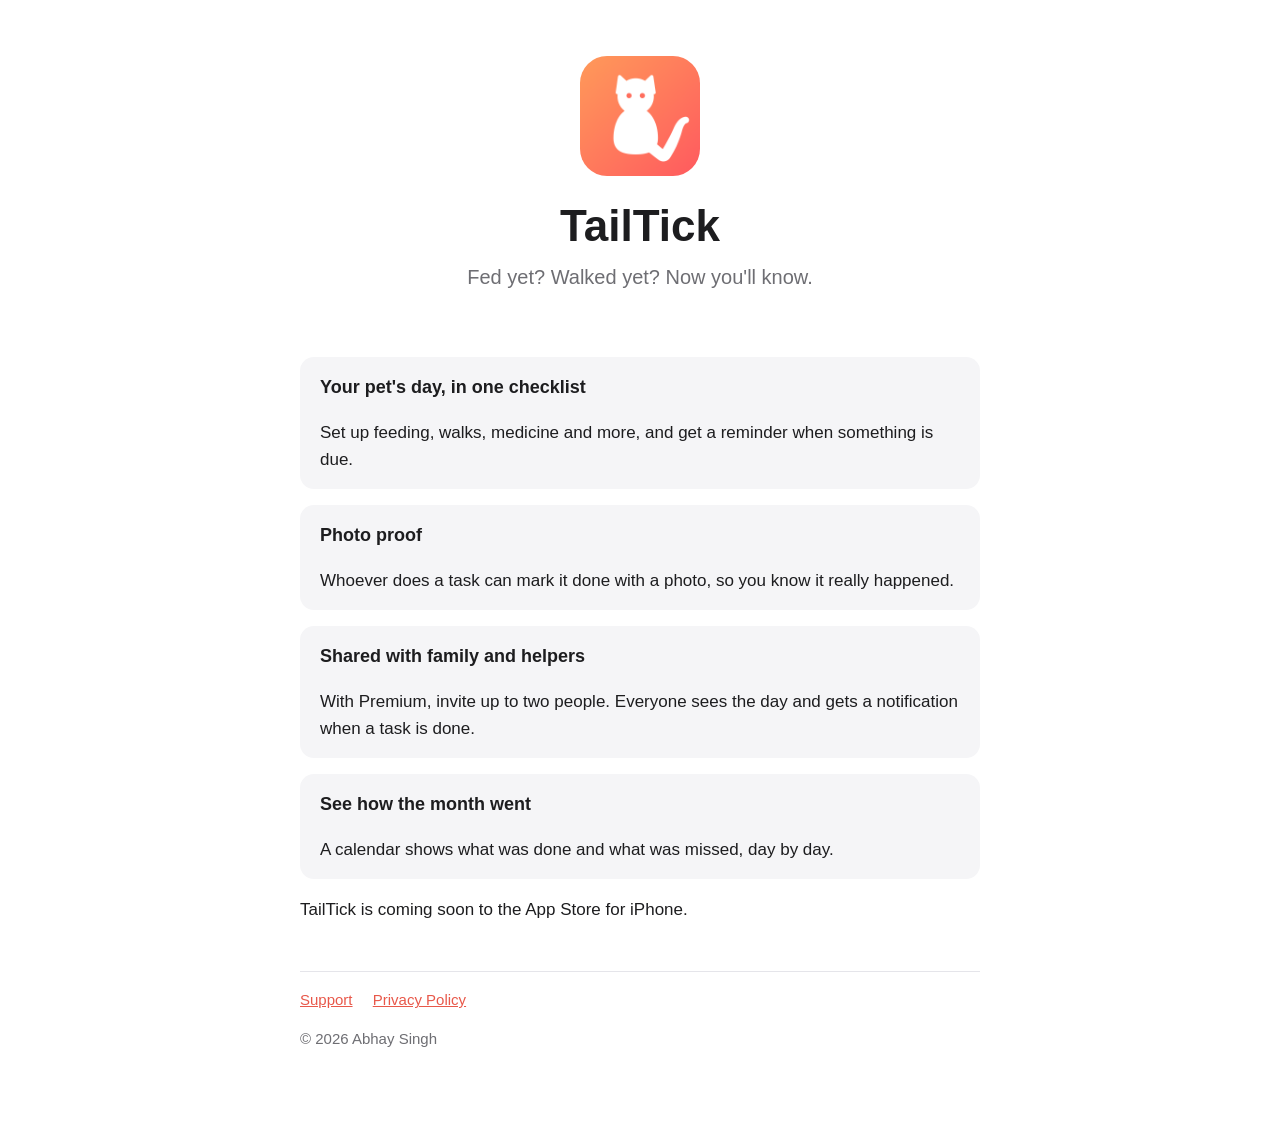
<file: site/index.html>
<!doctype html>
<html lang="en">
<head>
  <meta charset="utf-8">
  <meta name="viewport" content="width=device-width, initial-scale=1">
  <title>TailTick: pet care schedule and reminders</title>
  <meta name="description" content="Plan your pet's day, get reminders, and see photo proof when family and helpers get it done.">
  <link rel="icon" href="icon.png">
  <link rel="stylesheet" href="style.css">
</head>
<body>
  <main>
    <section class="hero">
      <img src="icon.png" alt="TailTick app icon">
      <h1>TailTick</h1>
      <p class="lead">Fed yet? Walked yet? Now you'll know.</p>
    </section>

    <div class="card">
      <h3>Your pet's day, in one checklist</h3>
      <p>Set up feeding, walks, medicine and more, and get a reminder when something is due.</p>
    </div>
    <div class="card">
      <h3>Photo proof</h3>
      <p>Whoever does a task can mark it done with a photo, so you know it really happened.</p>
    </div>
    <div class="card">
      <h3>Shared with family and helpers</h3>
      <p>With Premium, invite up to two people. Everyone sees the day and gets a notification when a task is done.</p>
    </div>
    <div class="card">
      <h3>See how the month went</h3>
      <p>A calendar shows what was done and what was missed, day by day.</p>
    </div>

    <p>TailTick is coming soon to the App Store for iPhone.</p>

    <footer>
      <a href="support/">Support</a>
      <a href="privacy/">Privacy Policy</a>
      <p>© 2026 Abhay Singh</p>
    </footer>
  </main>
</body>
</html>
</file>
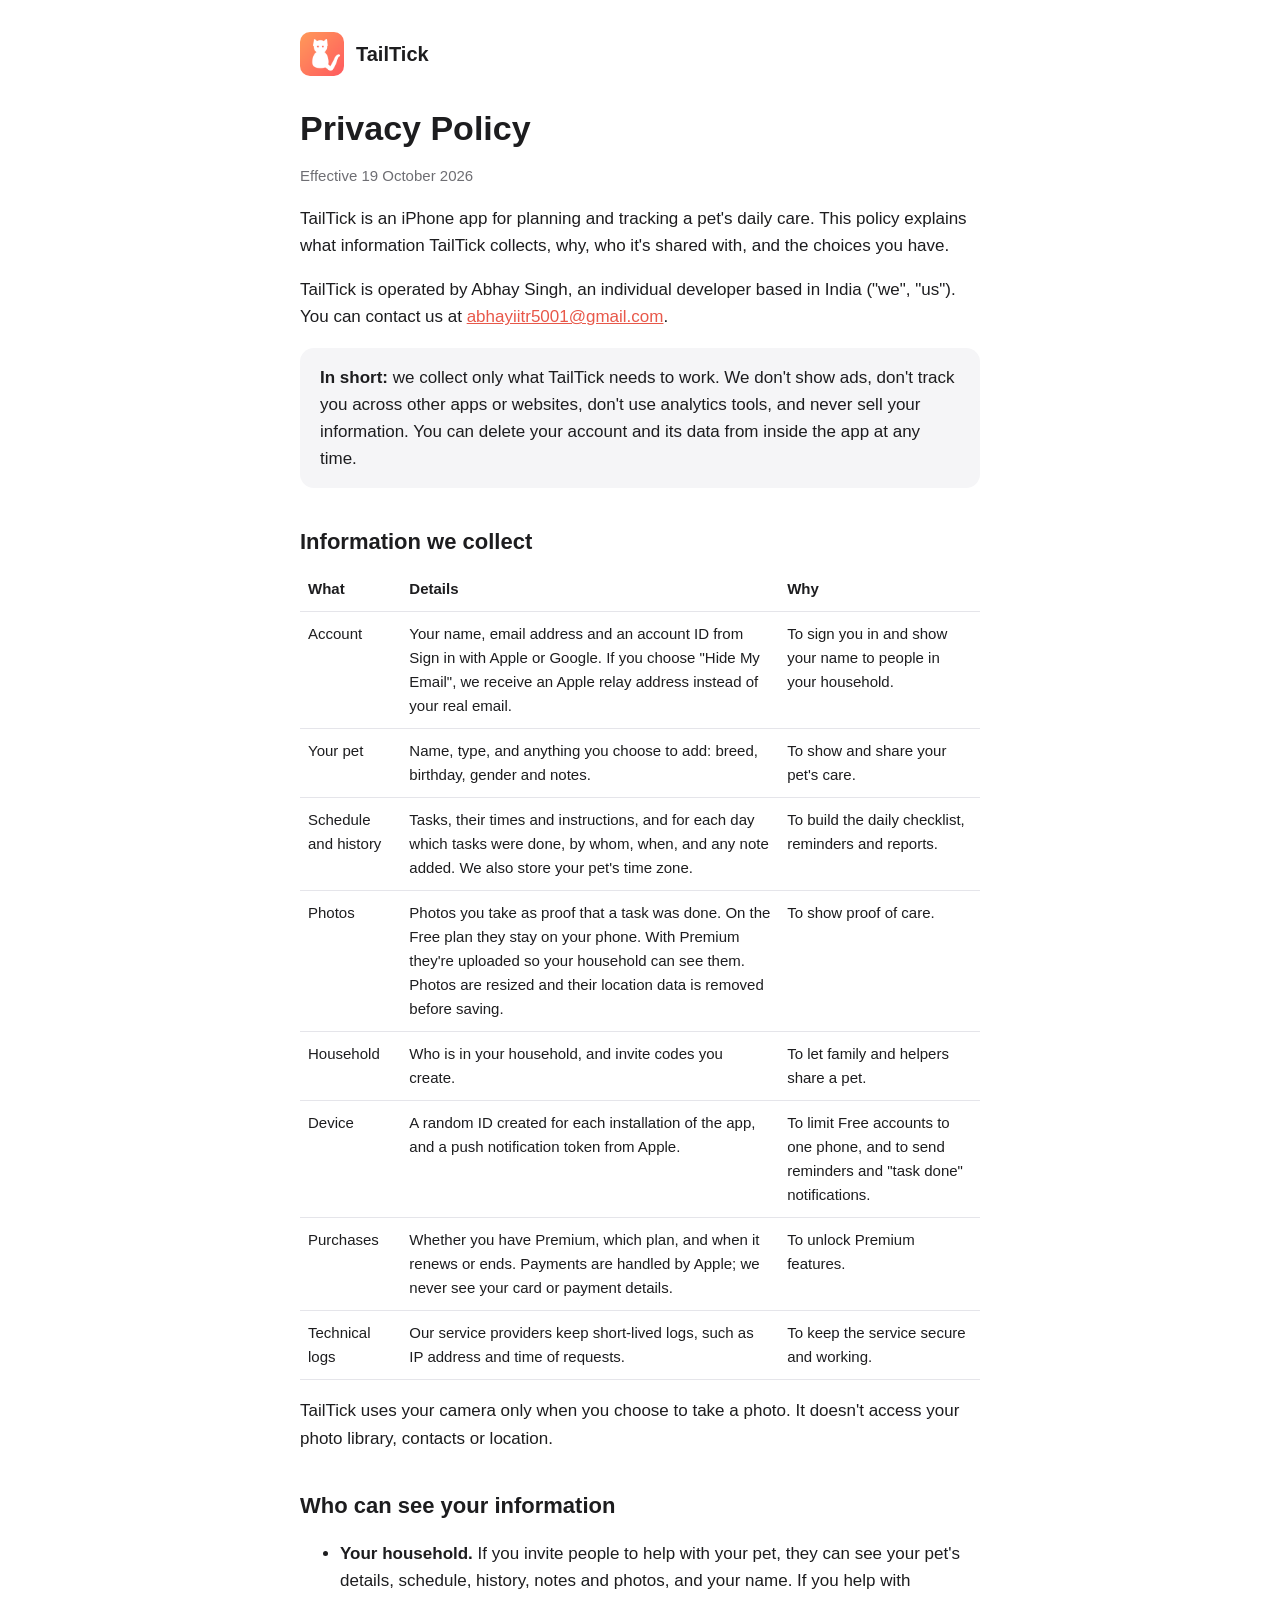
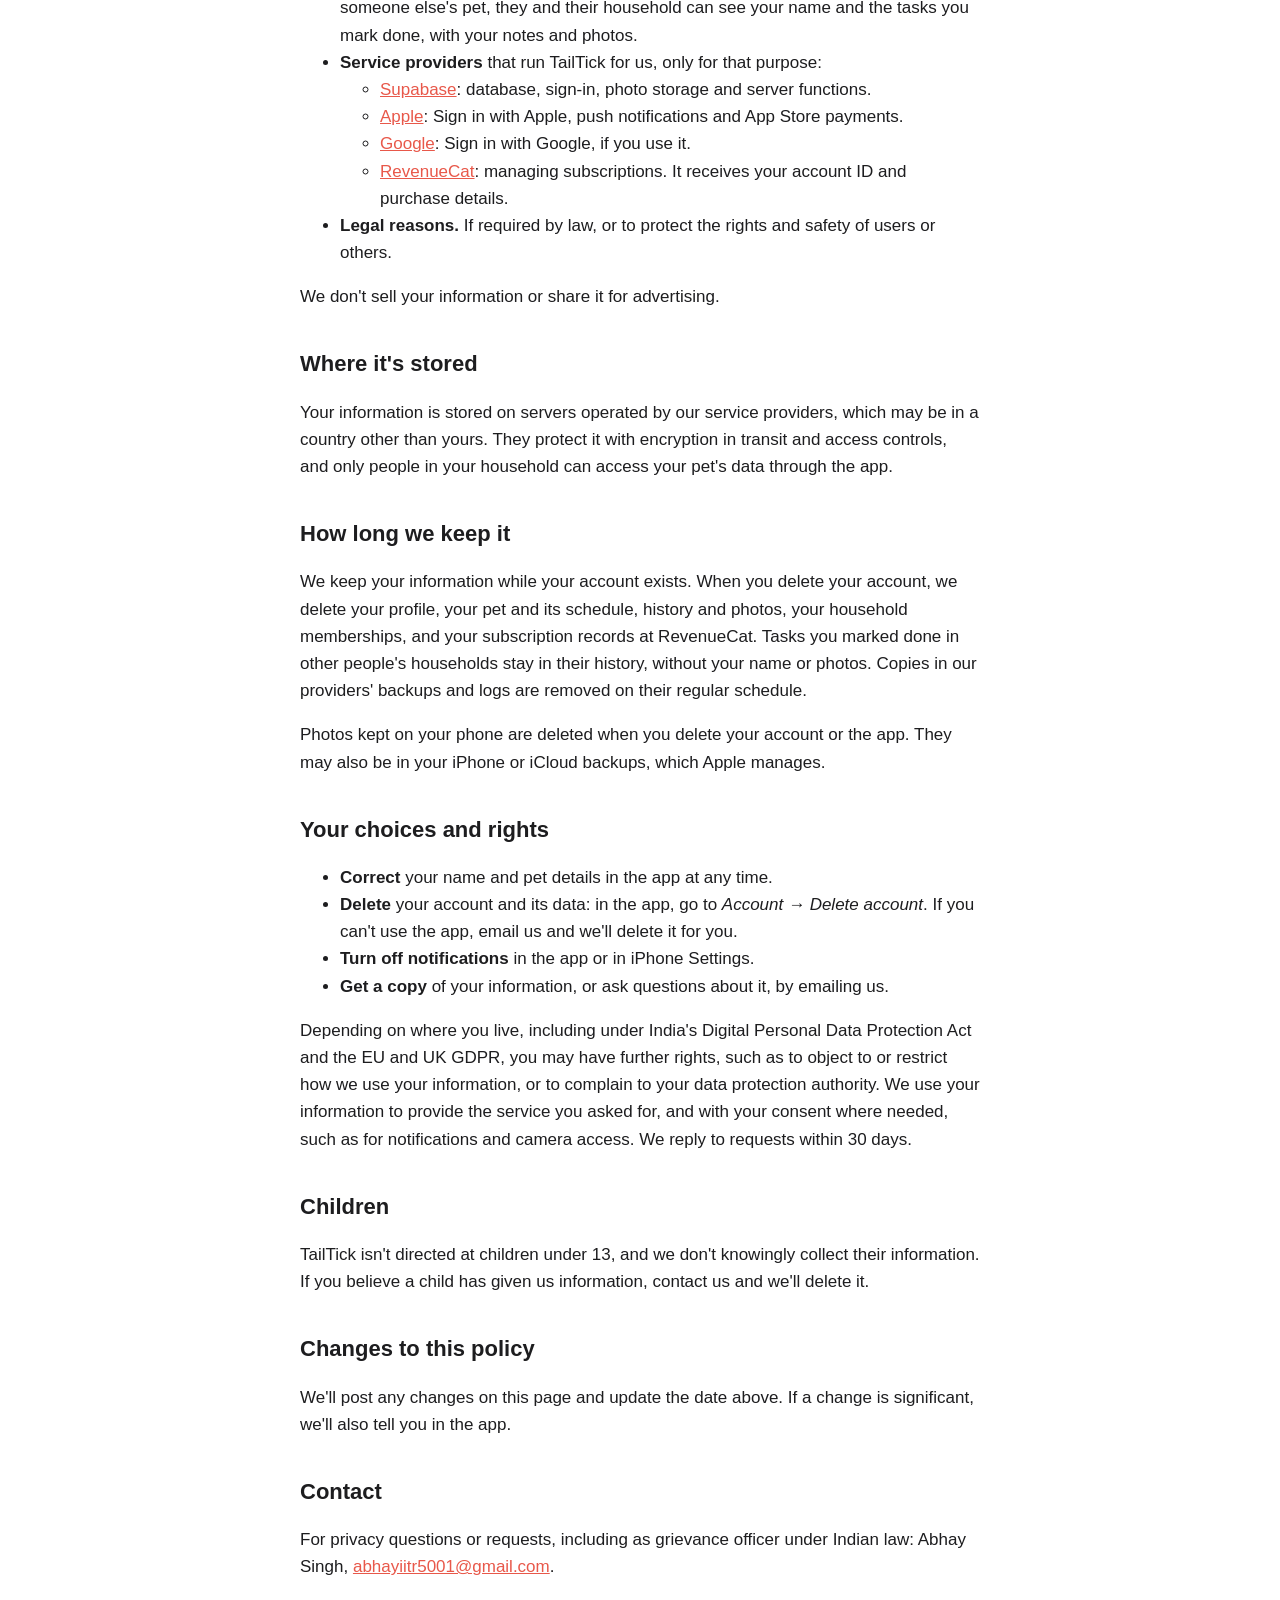
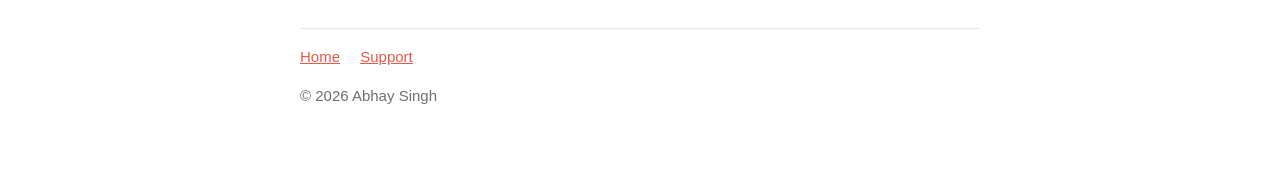
<file: site/privacy/index.html>
<!doctype html>
<html lang="en">
<head>
  <meta charset="utf-8">
  <meta name="viewport" content="width=device-width, initial-scale=1">
  <title>Privacy Policy · TailTick</title>
  <link rel="icon" href="../icon.png">
  <link rel="stylesheet" href="../style.css">
</head>
<body>
  <main>
    <header class="site">
      <img src="../icon.png" alt="">
      <a href="../">TailTick</a>
    </header>

    <h1>Privacy Policy</h1>
    <p class="updated">Effective 19 October 2026</p>

    <p>TailTick is an iPhone app for planning and tracking a pet's daily care. This policy explains what information TailTick collects, why, who it's shared with, and the choices you have.</p>

    <p>TailTick is operated by Abhay Singh, an individual developer based in India ("we", "us"). You can contact us at <a href="mailto:abhayiitr5001@gmail.com">abhayiitr5001@gmail.com</a>.</p>

    <div class="card">
      <strong>In short:</strong> we collect only what TailTick needs to work. We don't show ads, don't track you across other apps or websites, don't use analytics tools, and never sell your information. You can delete your account and its data from inside the app at any time.
    </div>

    <h2>Information we collect</h2>
    <table>
      <tr><th>What</th><th>Details</th><th>Why</th></tr>
      <tr>
        <td>Account</td>
        <td>Your name, email address and an account ID from Sign in with Apple or Google. If you choose "Hide My Email", we receive an Apple relay address instead of your real email.</td>
        <td>To sign you in and show your name to people in your household.</td>
      </tr>
      <tr>
        <td>Your pet</td>
        <td>Name, type, and anything you choose to add: breed, birthday, gender and notes.</td>
        <td>To show and share your pet's care.</td>
      </tr>
      <tr>
        <td>Schedule and history</td>
        <td>Tasks, their times and instructions, and for each day which tasks were done, by whom, when, and any note added. We also store your pet's time zone.</td>
        <td>To build the daily checklist, reminders and reports.</td>
      </tr>
      <tr>
        <td>Photos</td>
        <td>Photos you take as proof that a task was done. On the Free plan they stay on your phone. With Premium they're uploaded so your household can see them. Photos are resized and their location data is removed before saving.</td>
        <td>To show proof of care.</td>
      </tr>
      <tr>
        <td>Household</td>
        <td>Who is in your household, and invite codes you create.</td>
        <td>To let family and helpers share a pet.</td>
      </tr>
      <tr>
        <td>Device</td>
        <td>A random ID created for each installation of the app, and a push notification token from Apple.</td>
        <td>To limit Free accounts to one phone, and to send reminders and "task done" notifications.</td>
      </tr>
      <tr>
        <td>Purchases</td>
        <td>Whether you have Premium, which plan, and when it renews or ends. Payments are handled by Apple; we never see your card or payment details.</td>
        <td>To unlock Premium features.</td>
      </tr>
      <tr>
        <td>Technical logs</td>
        <td>Our service providers keep short-lived logs, such as IP address and time of requests.</td>
        <td>To keep the service secure and working.</td>
      </tr>
    </table>

    <p>TailTick uses your camera only when you choose to take a photo. It doesn't access your photo library, contacts or location.</p>

    <h2>Who can see your information</h2>
    <ul>
      <li><strong>Your household.</strong> If you invite people to help with your pet, they can see your pet's details, schedule, history, notes and photos, and your name. If you help with someone else's pet, they and their household can see your name and the tasks you mark done, with your notes and photos.</li>
      <li><strong>Service providers</strong> that run TailTick for us, only for that purpose:
        <ul>
          <li><a href="https://supabase.com/privacy">Supabase</a>: database, sign-in, photo storage and server functions.</li>
          <li><a href="https://www.apple.com/legal/privacy/">Apple</a>: Sign in with Apple, push notifications and App Store payments.</li>
          <li><a href="https://policies.google.com/privacy">Google</a>: Sign in with Google, if you use it.</li>
          <li><a href="https://www.revenuecat.com/privacy">RevenueCat</a>: managing subscriptions. It receives your account ID and purchase details.</li>
        </ul>
      </li>
      <li><strong>Legal reasons.</strong> If required by law, or to protect the rights and safety of users or others.</li>
    </ul>
    <p>We don't sell your information or share it for advertising.</p>

    <h2>Where it's stored</h2>
    <p>Your information is stored on servers operated by our service providers, which may be in a country other than yours. They protect it with encryption in transit and access controls, and only people in your household can access your pet's data through the app.</p>

    <h2>How long we keep it</h2>
    <p>We keep your information while your account exists. When you delete your account, we delete your profile, your pet and its schedule, history and photos, your household memberships, and your subscription records at RevenueCat. Tasks you marked done in other people's households stay in their history, without your name or photos. Copies in our providers' backups and logs are removed on their regular schedule.</p>
    <p>Photos kept on your phone are deleted when you delete your account or the app. They may also be in your iPhone or iCloud backups, which Apple manages.</p>

    <h2>Your choices and rights</h2>
    <ul>
      <li><strong>Correct</strong> your name and pet details in the app at any time.</li>
      <li><strong>Delete</strong> your account and its data: in the app, go to <em>Account → Delete account</em>. If you can't use the app, email us and we'll delete it for you.</li>
      <li><strong>Turn off notifications</strong> in the app or in iPhone Settings.</li>
      <li><strong>Get a copy</strong> of your information, or ask questions about it, by emailing us.</li>
    </ul>
    <p>Depending on where you live, including under India's Digital Personal Data Protection Act and the EU and UK GDPR, you may have further rights, such as to object to or restrict how we use your information, or to complain to your data protection authority. We use your information to provide the service you asked for, and with your consent where needed, such as for notifications and camera access. We reply to requests within 30 days.</p>

    <h2>Children</h2>
    <p>TailTick isn't directed at children under 13, and we don't knowingly collect their information. If you believe a child has given us information, contact us and we'll delete it.</p>

    <h2>Changes to this policy</h2>
    <p>We'll post any changes on this page and update the date above. If a change is significant, we'll also tell you in the app.</p>

    <h2>Contact</h2>
    <p>For privacy questions or requests, including as grievance officer under Indian law: Abhay Singh, <a href="mailto:abhayiitr5001@gmail.com">abhayiitr5001@gmail.com</a>.</p>

    <footer>
      <a href="../">Home</a>
      <a href="../support/">Support</a>
      <p>© 2026 Abhay Singh</p>
    </footer>
  </main>
</body>
</html>
</file>
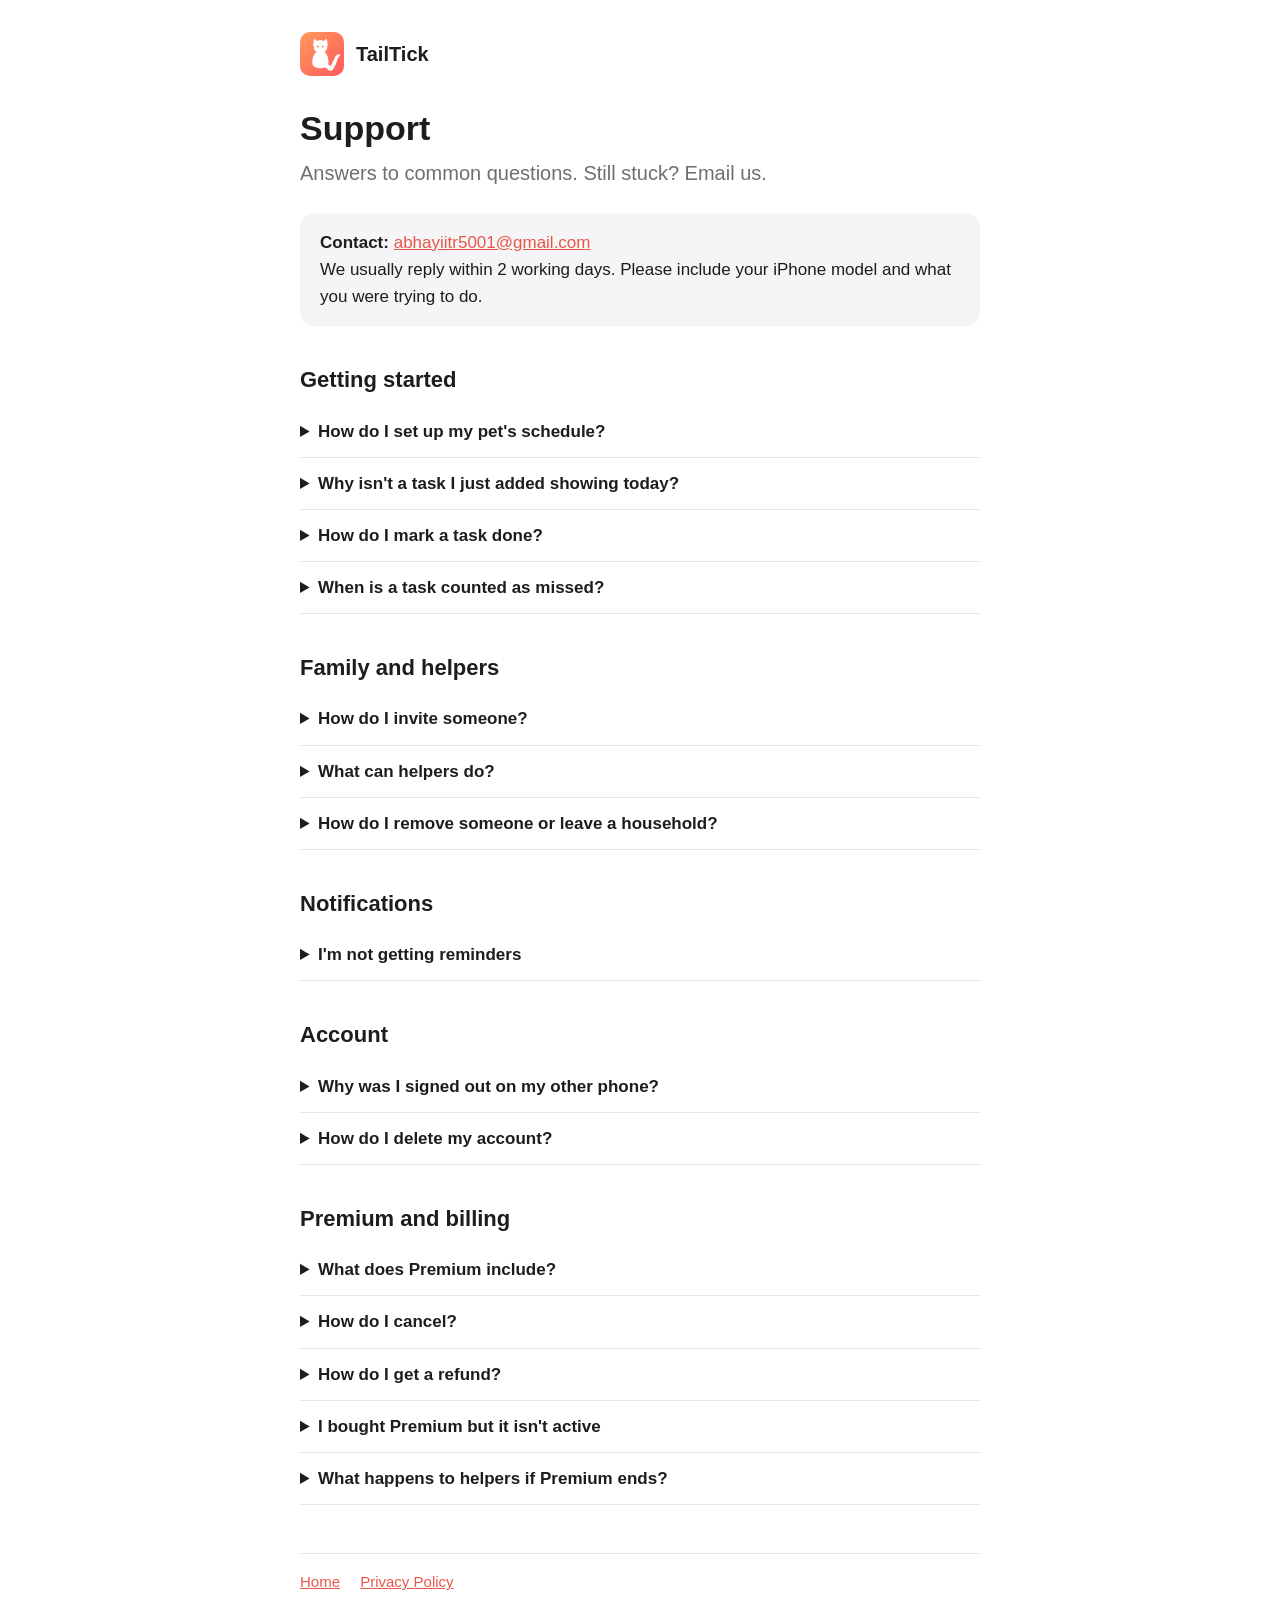
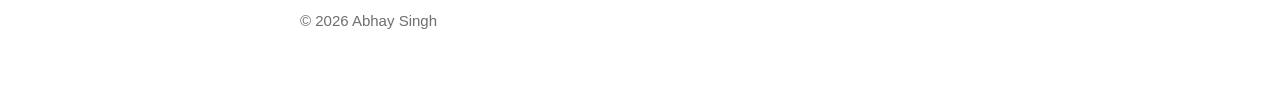
<file: site/support/index.html>
<!doctype html>
<html lang="en">
<head>
  <meta charset="utf-8">
  <meta name="viewport" content="width=device-width, initial-scale=1">
  <title>Support · TailTick</title>
  <link rel="icon" href="../icon.png">
  <link rel="stylesheet" href="../style.css">
</head>
<body>
  <main>
    <header class="site">
      <img src="../icon.png" alt="">
      <a href="../">TailTick</a>
    </header>

    <h1>Support</h1>
    <p class="lead">Answers to common questions. Still stuck? Email us.</p>

    <div class="card">
      <strong>Contact:</strong> <a href="mailto:abhayiitr5001@gmail.com?subject=TailTick%20support">abhayiitr5001@gmail.com</a><br>
      We usually reply within 2 working days. Please include your iPhone model and what you were trying to do.
    </div>

    <h2>Getting started</h2>
    <details>
      <summary>How do I set up my pet's schedule?</summary>
      <p>After signing in, add your pet and choose from suggested daily tasks. Add or change tasks anytime in the <em>Schedule</em> tab. Changes apply from today; past days keep their history.</p>
    </details>
    <details>
      <summary>Why isn't a task I just added showing today?</summary>
      <p>If you add a task after its time has already passed today, it starts tomorrow, so it doesn't appear as missed straight away.</p>
    </details>
    <details>
      <summary>How do I mark a task done?</summary>
      <p>On the <em>Today</em> tab, tap the task, optionally take a photo and add a note, then tap <em>Done</em>. You can undo your own check-off until the end of the day.</p>
    </details>
    <details>
      <summary>When is a task counted as missed?</summary>
      <p>If nobody marks it done by midnight in your pet's time zone. You can see each day's results in the <em>Reports</em> tab.</p>
    </details>

    <h2>Family and helpers</h2>
    <details>
      <summary>How do I invite someone?</summary>
      <p>Go to <em>Account → Family &amp; helpers → Invite someone</em> and share the 8-character code. They install TailTick, choose <em>Join a household</em> and enter it. Codes work once, for 7 days. Inviting needs Premium, and you can invite up to two people.</p>
    </details>
    <details>
      <summary>What can helpers do?</summary>
      <p>They see your pet's day and reports, mark tasks done with photos and notes, and get reminders. Only you can change the pet's details and schedule.</p>
    </details>
    <details>
      <summary>How do I remove someone or leave a household?</summary>
      <p>Owners: in <em>Account → Family &amp; helpers</em>, swipe left on the person and tap <em>Remove</em>. Helpers: <em>Account → Leave household</em>.</p>
    </details>

    <h2>Notifications</h2>
    <details>
      <summary>I'm not getting reminders</summary>
      <ol>
        <li>Check notifications are allowed: iPhone <em>Settings → Notifications → TailTick</em>.</li>
        <li>In TailTick, check <em>Account → Reminders</em> is on, and the task's own <em>Reminder</em> switch is on in <em>Schedule</em>.</li>
        <li>Reminders aren't sent for tasks that are already done.</li>
        <li>Open the app once after reinstalling or signing in, so it can register for notifications.</li>
      </ol>
    </details>

    <h2>Account</h2>
    <details>
      <summary>Why was I signed out on my other phone?</summary>
      <p>Free accounts can be used on one phone at a time. Signing in on a new phone signs out the old one. Premium accounts can be used on all your devices.</p>
    </details>
    <details>
      <summary>How do I delete my account?</summary>
      <p>In the app, go to <em>Account → Delete account</em>. This permanently deletes your account, your pet and its schedule, history and photos. If you have Premium, cancel the subscription first (see below); deleting the account doesn't cancel it. If you can't use the app, email us from the address on your account and we'll delete it for you.</p>
    </details>

    <h2>Premium and billing</h2>
    <details>
      <summary>What does Premium include?</summary>
      <p>Inviting up to two family members or helpers, shared photo proof that everyone can see, "task done" notifications for the household, and using TailTick on all your devices.</p>
    </details>
    <details>
      <summary>How do I cancel?</summary>
      <p>In TailTick, go to <em>Account → Manage subscription</em>, or on iPhone: <em>Settings → [your name] → Subscriptions → TailTick</em>. Cancel at least 24 hours before the renewal date to avoid the next charge. Premium stays active until the end of the period you've paid for.</p>
    </details>
    <details>
      <summary>How do I get a refund?</summary>
      <p>Payments are handled by Apple, so refunds are requested from Apple at <a href="https://reportaproblem.apple.com">reportaproblem.apple.com</a>.</p>
    </details>
    <details>
      <summary>I bought Premium but it isn't active</summary>
      <p>Open the paywall (<em>Account → Get TailTick Premium</em>) and tap <em>Restore purchases</em>. Make sure you're signed in to the same Apple Account that made the purchase. If it still doesn't work, email us.</p>
    </details>
    <details>
      <summary>What happens to helpers if Premium ends?</summary>
      <p>Their access is paused, and your data is kept. When you renew, they get access back automatically.</p>
    </details>

    <footer>
      <a href="../">Home</a>
      <a href="../privacy/">Privacy Policy</a>
      <p>© 2026 Abhay Singh</p>
    </footer>
  </main>
</body>
</html>
</file>
<file: site/style.css>
:root {
  --accent: #e8584a;
  --text: #1d1d1f;
  --muted: #6e6e73;
  --line: #e5e5ea;
  --surface: #f5f5f7;
  --background: #fff;
}

@media (prefers-color-scheme: dark) {
  :root {
    --accent: #ff7b6e;
    --text: #f5f5f7;
    --muted: #a1a1a6;
    --line: #38383a;
    --surface: #1c1c1e;
    --background: #000;
  }
}

* { box-sizing: border-box; }

body {
  margin: 0;
  font: 17px/1.6 -apple-system, BlinkMacSystemFont, "Segoe UI", Roboto, sans-serif;
  color: var(--text);
  background: var(--background);
}

main {
  max-width: 720px;
  margin: 0 auto;
  padding: 32px 20px 64px;
}

a { color: var(--accent); }

header.site {
  display: flex;
  align-items: center;
  gap: 12px;
  margin-bottom: 32px;
}

header.site img {
  width: 44px;
  height: 44px;
  border-radius: 10px;
}

header.site a {
  color: var(--text);
  font-weight: 600;
  font-size: 20px;
  text-decoration: none;
}

h1 { font-size: 34px; line-height: 1.2; margin: 0 0 8px; }
h2 { font-size: 22px; margin: 36px 0 8px; }
h3 { font-size: 18px; margin: 24px 0 4px; }

.lead { font-size: 20px; color: var(--muted); margin: 0 0 24px; }
.updated { color: var(--muted); font-size: 15px; }

.card {
  background: var(--surface);
  border-radius: 14px;
  padding: 16px 20px;
  margin: 16px 0;
}

.card > :first-child { margin-top: 0; }
.card > :last-child { margin-bottom: 0; }

table { border-collapse: collapse; width: 100%; font-size: 15px; }
th, td { text-align: left; vertical-align: top; padding: 10px 8px; border-bottom: 1px solid var(--line); }
th { font-weight: 600; }

details { border-bottom: 1px solid var(--line); padding: 12px 0; }
summary { cursor: pointer; font-weight: 600; }
details p, details ol, details ul { margin: 8px 0 0; }

footer {
  margin-top: 48px;
  padding-top: 16px;
  border-top: 1px solid var(--line);
  color: var(--muted);
  font-size: 15px;
}

footer a { margin-right: 16px; }

.hero { text-align: center; padding: 24px 0; }
.hero img { width: 120px; height: 120px; border-radius: 27px; }
.hero h1 { font-size: 44px; margin-top: 16px; }
</file>
